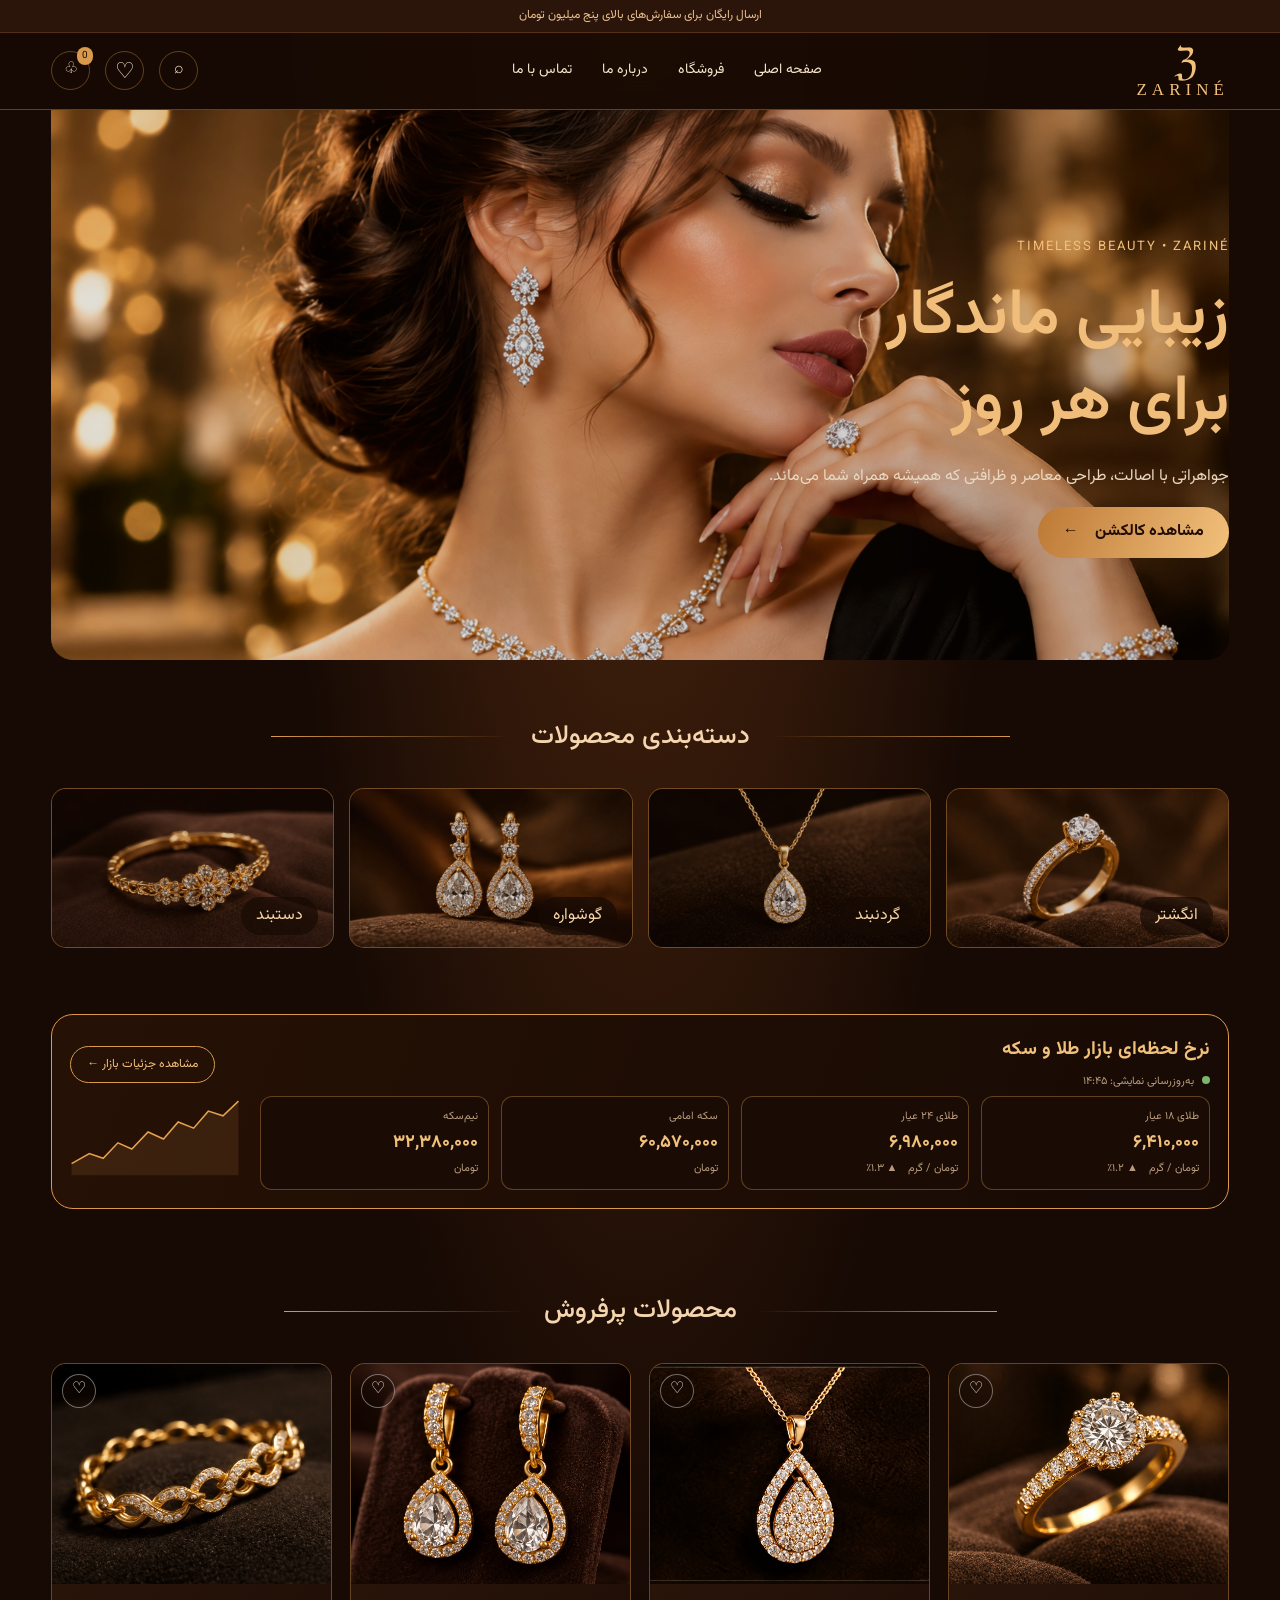
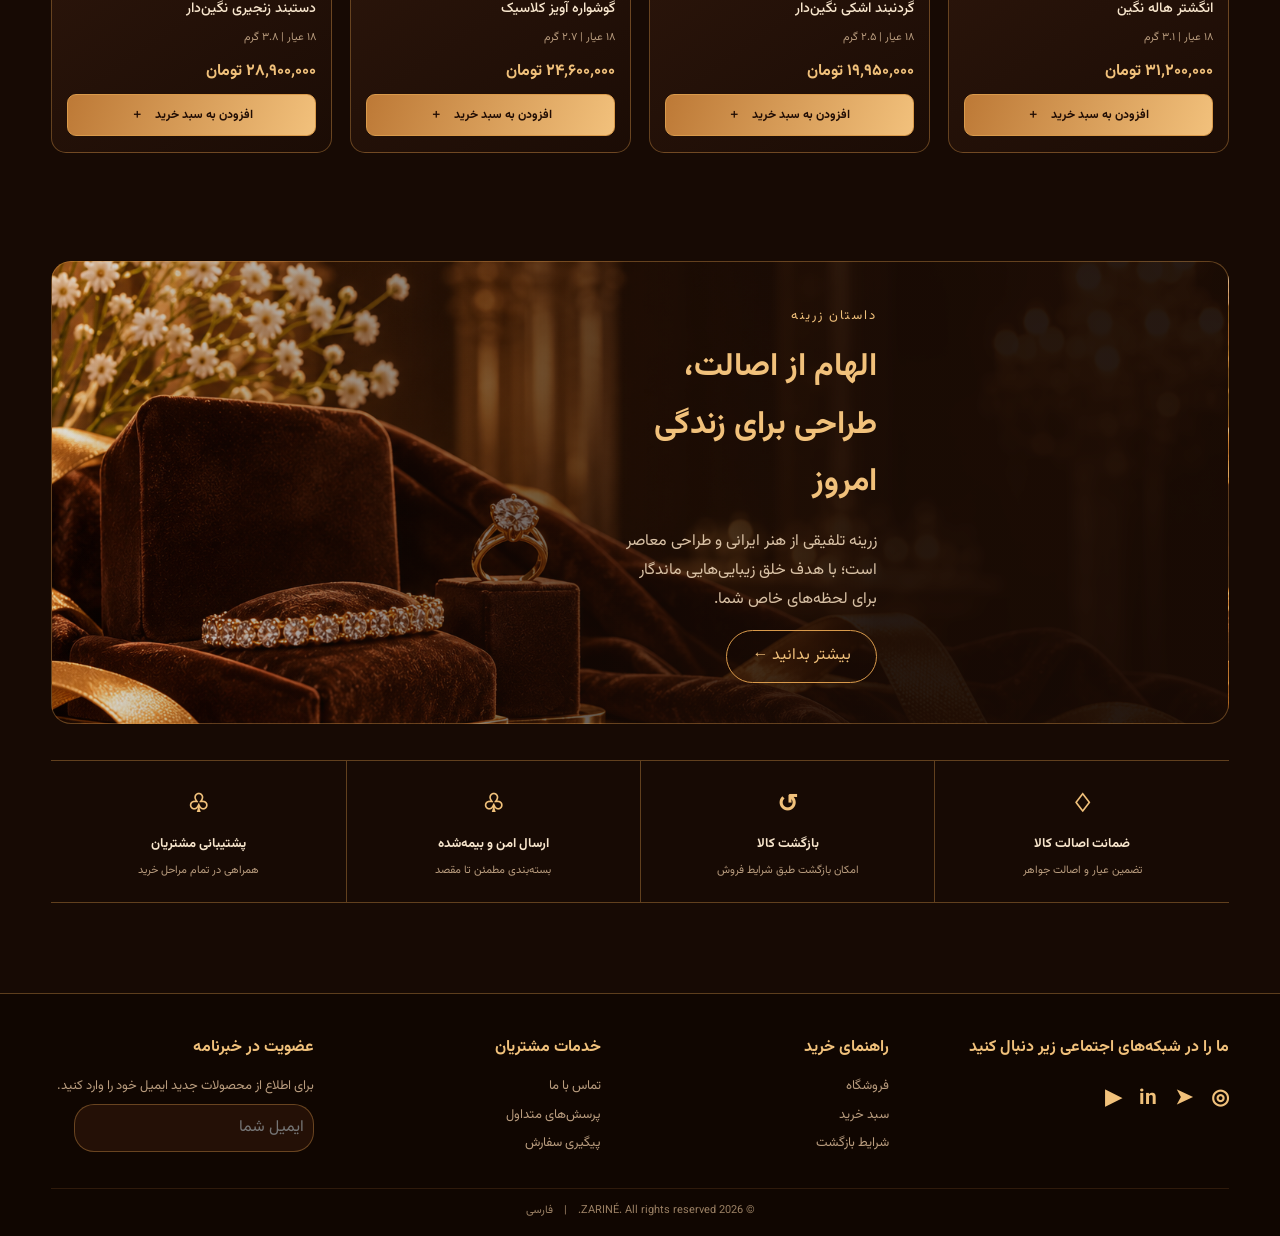
<file: index.html>
<!doctype html><html lang="fa" dir="rtl"><head><meta charset="utf-8"><meta name="viewport" content="width=device-width,initial-scale=1"><meta name="description" content="زرینه؛ زیبایی ماندگار، جواهرات ظریف و اصیل"><title>صفحه اصلی | ZARINÉ</title><link rel="stylesheet" href="assets/css/style.css"></head><body><div class="announcement">ارسال رایگان برای سفارش‌های بالای پنج میلیون تومان</div><header class="site-header"><div class="container nav"><div class="nav-actions"><button class="icon-btn search-trigger" aria-label="جستجو">⌕</button><button class="icon-btn wishlist-trigger" aria-label="علاقه‌مندی‌ها">♡</button><a class="icon-btn" href="cart.html">♧<span class="cart-count">۰</span></a></div><nav class="nav-links"><a href="index.html">صفحه اصلی</a><a href="shop.html">فروشگاه</a><a href="about.html">درباره ما</a><a href="contact.html">تماس با ما</a></nav><a class="brand" href="index.html"><b>ℨ</b><span>ZARINÉ</span></a></div><div class="search-box"><input placeholder="نام محصول را جستجو کنید..." oninput="document.querySelectorAll('.product-card').forEach(c=>c.style.display=c.innerText.includes(this.value)?'':'none')"></div></header><main><section class="hero container"><div class="hero-copy"><span class="eyebrow">TIMELESS BEAUTY • ZARINÉ</span><h1>زیبایی ماندگار<br>برای هر روز</h1><p>جواهراتی با اصالت، طراحی معاصر و ظرافتی که همیشه همراه شما می‌ماند.</p><a class="btn primary" href="shop.html">مشاهده کالکشن　←</a></div><div class="hero-art"><img src="assets/images/hero-banner.png" alt="مدل با مجموعه جواهرات زرینه"></div></section><section class="section container"><div class="section-heading"><h2>دسته‌بندی محصولات</h2></div><div class="categories"><a class="category-card" href="shop.html"><img src="assets/images/ring-solitaire.jpg"><span>انگشتر</span></a><a class="category-card" href="shop.html"><img src="assets/images/necklace-pendant.jpg"><span>گردنبند</span></a><a class="category-card" href="shop.html"><img src="assets/images/earrings-teardrop.jpg"><span>گوشواره</span></a><a class="category-card" href="shop.html"><img src="assets/images/bracelet-floral.jpg"><span>دستبند</span></a></div></section><section class="container market-section"><div class="market-panel"><div class="market-head"><div><h3>نرخ لحظه‌ای بازار طلا و سکه</h3><small><i></i> به‌روزرسانی نمایشی: ۱۴:۴۵</small></div><a class="btn" href="shop.html">مشاهده جزئیات بازار ←</a></div><div class="market-content"><div class="market-items"><div class="market-item"><span>طلای ۱۸ عیار</span><b>۶,۴۱۰,۰۰۰</b><small>تومان / گرم　▲ ۱.۲٪</small></div><div class="market-item"><span>طلای ۲۴ عیار</span><b>۶,۹۸۰,۰۰۰</b><small>تومان / گرم　▲ ۱.۳٪</small></div><div class="market-item"><span>سکه امامی</span><b>۶۰,۵۷۰,۰۰۰</b><small>تومان</small></div><div class="market-item"><span>نیم‌سکه</span><b>۳۲,۳۸۰,۰۰۰</b><small>تومان</small></div></div><div class="market-chart"><svg viewBox="0 0 220 100" role="img" aria-label="نمودار نمایشی تغییرات قیمت"><path d="M2 85 L25 72 L43 78 L62 58 L80 66 L101 44 L121 53 L140 31 L160 39 L179 17 L198 23 L218 4" fill="none" stroke="#e5a14e" stroke-width="2"/><path d="M2 85 L25 72 L43 78 L62 58 L80 66 L101 44 L121 53 L140 31 L160 39 L179 17 L198 23 L218 4 L218 100 L2 100Z" fill="#d99a4b" opacity=".12"/></svg></div></div></div></section><section class="section container"><div class="section-heading"><h2>محصولات پرفروش</h2></div><div class="product-grid" id="featured-products"></div></section><section class="container section"><div class="story home-story"><div class="story-copy"><span class="eyebrow">داستان زرینه</span><h2>الهام از اصالت،<br>طراحی برای زندگی امروز</h2><p>زرینه تلفیقی از هنر ایرانی و طراحی معاصر است؛ با هدف خلق زیبایی‌هایی ماندگار برای لحظه‌های خاص شما.</p><a class="btn" href="about.html">بیشتر بدانید ←</a></div></div><div class="benefits"><div class="benefit"><b>♢</b><strong>ضمانت اصالت کالا</strong><small>تضمین عیار و اصالت جواهر</small></div><div class="benefit"><b>↺</b><strong>بازگشت کالا</strong><small>امکان بازگشت طبق شرایط فروش</small></div><div class="benefit"><b>♧</b><strong>ارسال امن و بیمه‌شده</strong><small>بسته‌بندی مطمئن تا مقصد</small></div><div class="benefit"><b>♧</b><strong>پشتیبانی مشتریان</strong><small>همراهی در تمام مراحل خرید</small></div></div></section></main><footer class="footer"><div class="container"><div class="footer-grid"><div class="footer-social"><h4>ما را در شبکه‌های اجتماعی زیر دنبال کنید</h4><div class="social-links"><a href="#" aria-label="اینستاگرام">◎</a><a href="#" aria-label="تلگرام">➤</a><a href="#" aria-label="لینکدین">in</a><a href="#" aria-label="آپارات">▶</a></div></div><div><h4>راهنمای خرید</h4><a href="shop.html">فروشگاه</a><a href="cart.html">سبد خرید</a><a href="#">شرایط بازگشت</a></div><div><h4>خدمات مشتریان</h4><a href="contact.html">تماس با ما</a><a href="#">پرسش‌های متداول</a><a href="#">پیگیری سفارش</a></div><div><h4>عضویت در خبرنامه</h4><p>برای اطلاع از محصولات جدید ایمیل خود را وارد کنید.</p><input placeholder="ایمیل شما" style="background:#241006;border:1px solid var(--line);padding:9px;border-radius:20px;color:white;max-width:100%"></div></div><div class="copyright">© 2026 ZARINÉ. All rights reserved.　|　فارسی</div></div></footer><script src="assets/js/app.js"></script></body></html>
</file>
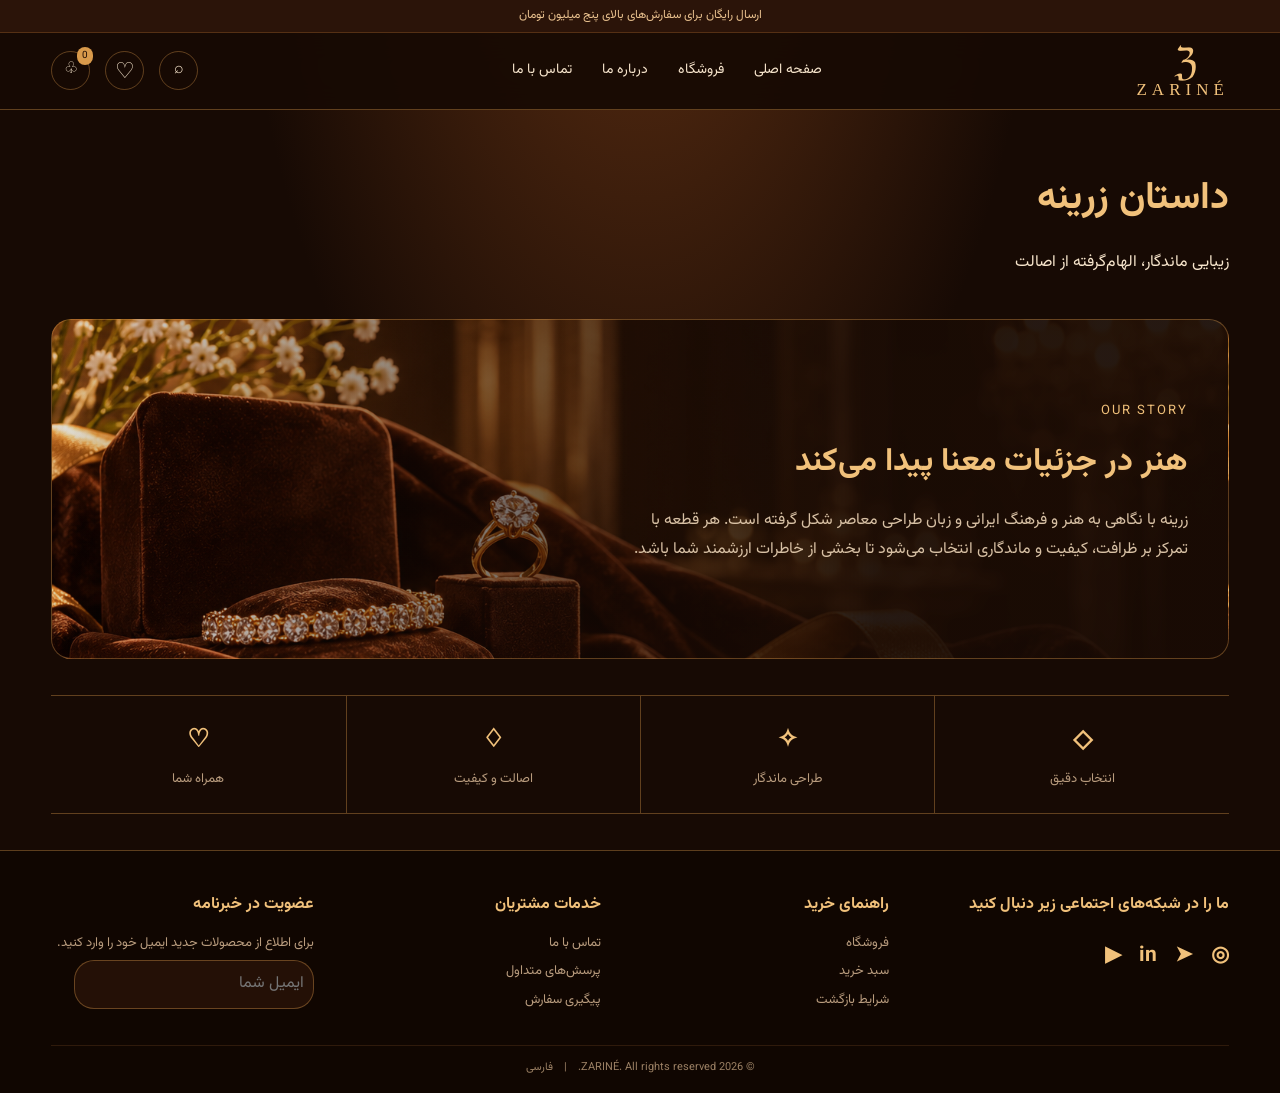
<file: about.html>
<!doctype html><html lang="fa" dir="rtl"><head><meta charset="utf-8"><meta name="viewport" content="width=device-width,initial-scale=1"><meta name="description" content="زرینه؛ زیبایی ماندگار، جواهرات ظریف و اصیل"><title>درباره ما | ZARINÉ</title><link rel="stylesheet" href="assets/css/style.css"></head><body><div class="announcement">ارسال رایگان برای سفارش‌های بالای پنج میلیون تومان</div><header class="site-header"><div class="container nav"><div class="nav-actions"><button class="icon-btn search-trigger" aria-label="جستجو">⌕</button><button class="icon-btn wishlist-trigger" aria-label="علاقه‌مندی‌ها">♡</button><a class="icon-btn" href="cart.html">♧<span class="cart-count">۰</span></a></div><nav class="nav-links"><a href="index.html">صفحه اصلی</a><a href="shop.html">فروشگاه</a><a href="about.html">درباره ما</a><a href="contact.html">تماس با ما</a></nav><a class="brand" href="index.html"><b>ℨ</b><span>ZARINÉ</span></a></div><div class="search-box"><input placeholder="نام محصول را جستجو کنید..." oninput="document.querySelectorAll('.product-card').forEach(c=>c.style.display=c.innerText.includes(this.value)?'':'none')"></div></header><main class="container"><div class="page-title"><h1>داستان زرینه</h1><p>زیبایی ماندگار، الهام‌گرفته از اصالت</p></div><section class="story"><div class="story-copy"><span class="eyebrow">OUR STORY</span><h2>هنر در جزئیات معنا پیدا می‌کند</h2><p>زرینه با نگاهی به هنر و فرهنگ ایرانی و زبان طراحی معاصر شکل گرفته است. هر قطعه با تمرکز بر ظرافت، کیفیت و ماندگاری انتخاب می‌شود تا بخشی از خاطرات ارزشمند شما باشد.</p></div></section><div class="benefits"><div class="benefit"><b>◇</b>انتخاب دقیق</div><div class="benefit"><b>✧</b>طراحی ماندگار</div><div class="benefit"><b>♢</b>اصالت و کیفیت</div><div class="benefit"><b>♡</b>همراه شما</div></div></main><footer class="footer"><div class="container"><div class="footer-grid"><div class="footer-social"><h4>ما را در شبکه‌های اجتماعی زیر دنبال کنید</h4><div class="social-links"><a href="#" aria-label="اینستاگرام">◎</a><a href="#" aria-label="تلگرام">➤</a><a href="#" aria-label="لینکدین">in</a><a href="#" aria-label="آپارات">▶</a></div></div><div><h4>راهنمای خرید</h4><a href="shop.html">فروشگاه</a><a href="cart.html">سبد خرید</a><a href="#">شرایط بازگشت</a></div><div><h4>خدمات مشتریان</h4><a href="contact.html">تماس با ما</a><a href="#">پرسش‌های متداول</a><a href="#">پیگیری سفارش</a></div><div><h4>عضویت در خبرنامه</h4><p>برای اطلاع از محصولات جدید ایمیل خود را وارد کنید.</p><input placeholder="ایمیل شما" style="background:#241006;border:1px solid var(--line);padding:9px;border-radius:20px;color:white;max-width:100%"></div></div><div class="copyright">© 2026 ZARINÉ. All rights reserved.　|　فارسی</div></div></footer><script src="assets/js/app.js"></script></body></html>
</file>
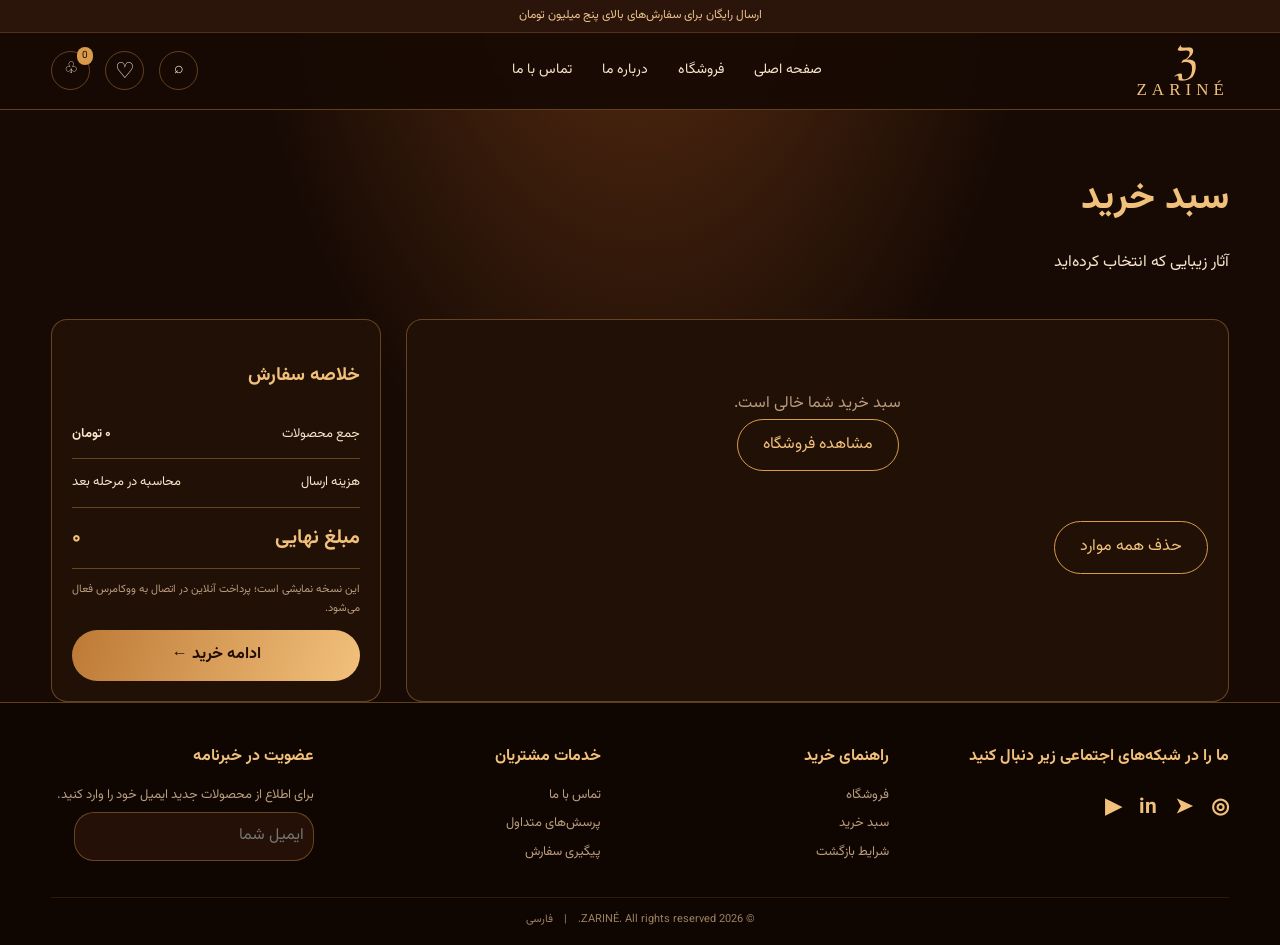
<file: cart.html>
<!doctype html><html lang="fa" dir="rtl"><head><meta charset="utf-8"><meta name="viewport" content="width=device-width,initial-scale=1"><meta name="description" content="زرینه؛ زیبایی ماندگار، جواهرات ظریف و اصیل"><title>سبد خرید | ZARINÉ</title><link rel="stylesheet" href="assets/css/style.css"></head><body><div class="announcement">ارسال رایگان برای سفارش‌های بالای پنج میلیون تومان</div><header class="site-header"><div class="container nav"><div class="nav-actions"><button class="icon-btn search-trigger" aria-label="جستجو">⌕</button><button class="icon-btn wishlist-trigger" aria-label="علاقه‌مندی‌ها">♡</button><a class="icon-btn" href="cart.html">♧<span class="cart-count">۰</span></a></div><nav class="nav-links"><a href="index.html">صفحه اصلی</a><a href="shop.html">فروشگاه</a><a href="about.html">درباره ما</a><a href="contact.html">تماس با ما</a></nav><a class="brand" href="index.html"><b>ℨ</b><span>ZARINÉ</span></a></div><div class="search-box"><input placeholder="نام محصول را جستجو کنید..." oninput="document.querySelectorAll('.product-card').forEach(c=>c.style.display=c.innerText.includes(this.value)?'':'none')"></div></header><main class="container"><div class="page-title"><h1>سبد خرید</h1><p>آثار زیبایی که انتخاب کرده‌اید</p></div><div class="cart-layout"><section class="cart-table"><div id="cart-items"></div><button class="btn" id="clear-cart">حذف همه موارد</button></section><aside class="summary"><h3>خلاصه سفارش</h3><div class="summary-line"><span>جمع محصولات</span><b id="cart-total">۰ تومان</b></div><div class="summary-line"><span>هزینه ارسال</span><span>محاسبه در مرحله بعد</span></div><div class="summary-line summary-total"><span>مبلغ نهایی</span><span id="cart-total">۰</span></div><p class="product-meta">این نسخه نمایشی است؛ پرداخت آنلاین در اتصال به ووکامرس فعال می‌شود.</p><a class="btn primary" style="width:100%" href="shop.html">ادامه خرید ←</a></aside></div></main><footer class="footer"><div class="container"><div class="footer-grid"><div class="footer-social"><h4>ما را در شبکه‌های اجتماعی زیر دنبال کنید</h4><div class="social-links"><a href="#" aria-label="اینستاگرام">◎</a><a href="#" aria-label="تلگرام">➤</a><a href="#" aria-label="لینکدین">in</a><a href="#" aria-label="آپارات">▶</a></div></div><div><h4>راهنمای خرید</h4><a href="shop.html">فروشگاه</a><a href="cart.html">سبد خرید</a><a href="#">شرایط بازگشت</a></div><div><h4>خدمات مشتریان</h4><a href="contact.html">تماس با ما</a><a href="#">پرسش‌های متداول</a><a href="#">پیگیری سفارش</a></div><div><h4>عضویت در خبرنامه</h4><p>برای اطلاع از محصولات جدید ایمیل خود را وارد کنید.</p><input placeholder="ایمیل شما" style="background:#241006;border:1px solid var(--line);padding:9px;border-radius:20px;color:white;max-width:100%"></div></div><div class="copyright">© 2026 ZARINÉ. All rights reserved.　|　فارسی</div></div></footer><script src="assets/js/app.js"></script></body></html>
</file>
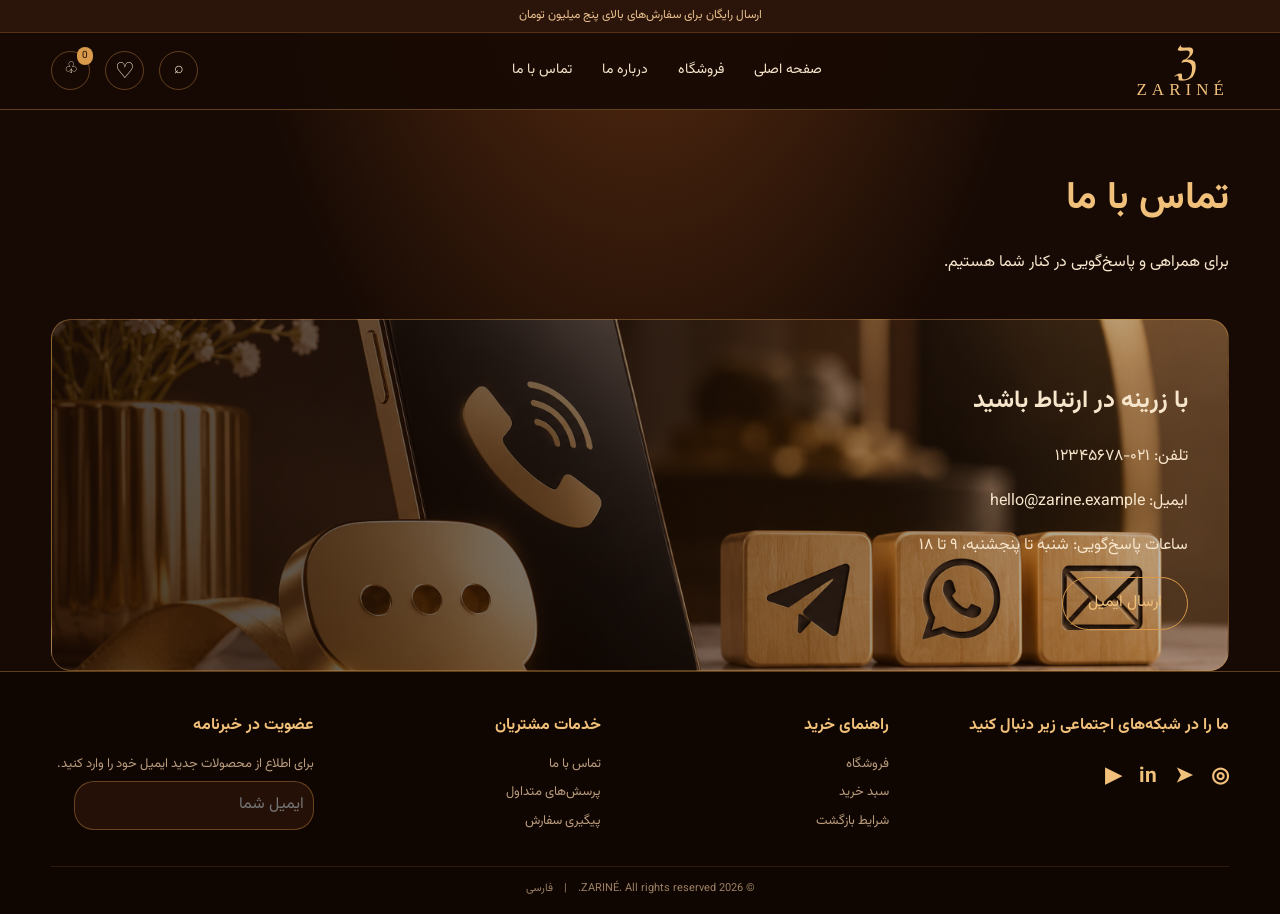
<file: contact.html>
<!doctype html><html lang="fa" dir="rtl"><head><meta charset="utf-8"><meta name="viewport" content="width=device-width,initial-scale=1"><meta name="description" content="زرینه؛ زیبایی ماندگار، جواهرات ظریف و اصیل"><title>تماس با ما | ZARINÉ</title><link rel="stylesheet" href="assets/css/style.css"></head><body><div class="announcement">ارسال رایگان برای سفارش‌های بالای پنج میلیون تومان</div><header class="site-header"><div class="container nav"><div class="nav-actions"><button class="icon-btn search-trigger" aria-label="جستجو">⌕</button><button class="icon-btn wishlist-trigger" aria-label="علاقه‌مندی‌ها">♡</button><a class="icon-btn" href="cart.html">♧<span class="cart-count">۰</span></a></div><nav class="nav-links"><a href="index.html">صفحه اصلی</a><a href="shop.html">فروشگاه</a><a href="about.html">درباره ما</a><a href="contact.html">تماس با ما</a></nav><a class="brand" href="index.html"><b>ℨ</b><span>ZARINÉ</span></a></div><div class="search-box"><input placeholder="نام محصول را جستجو کنید..." oninput="document.querySelectorAll('.product-card').forEach(c=>c.style.display=c.innerText.includes(this.value)?'':'none')"></div></header><main class="container"><div class="page-title"><h1>تماس با ما</h1><p>برای همراهی و پاسخ‌گویی در کنار شما هستیم.</p></div><div class="contact-banner"><div class="story-copy"><h2>با زرینه در ارتباط باشید</h2><p>تلفن: ۰۲۱-۱۲۳۴۵۶۷۸</p><p>ایمیل: hello@zarine.example</p><p>ساعات پاسخ‌گویی: شنبه تا پنجشنبه، ۹ تا ۱۸</p><a class="btn" href="mailto:hello@zarine.example">ارسال ایمیل</a></div></div></main><footer class="footer"><div class="container"><div class="footer-grid"><div class="footer-social"><h4>ما را در شبکه‌های اجتماعی زیر دنبال کنید</h4><div class="social-links"><a href="#" aria-label="اینستاگرام">◎</a><a href="#" aria-label="تلگرام">➤</a><a href="#" aria-label="لینکدین">in</a><a href="#" aria-label="آپارات">▶</a></div></div><div><h4>راهنمای خرید</h4><a href="shop.html">فروشگاه</a><a href="cart.html">سبد خرید</a><a href="#">شرایط بازگشت</a></div><div><h4>خدمات مشتریان</h4><a href="contact.html">تماس با ما</a><a href="#">پرسش‌های متداول</a><a href="#">پیگیری سفارش</a></div><div><h4>عضویت در خبرنامه</h4><p>برای اطلاع از محصولات جدید ایمیل خود را وارد کنید.</p><input placeholder="ایمیل شما" style="background:#241006;border:1px solid var(--line);padding:9px;border-radius:20px;color:white;max-width:100%"></div></div><div class="copyright">© 2026 ZARINÉ. All rights reserved.　|　فارسی</div></div></footer><script src="assets/js/app.js"></script></body></html>
</file>
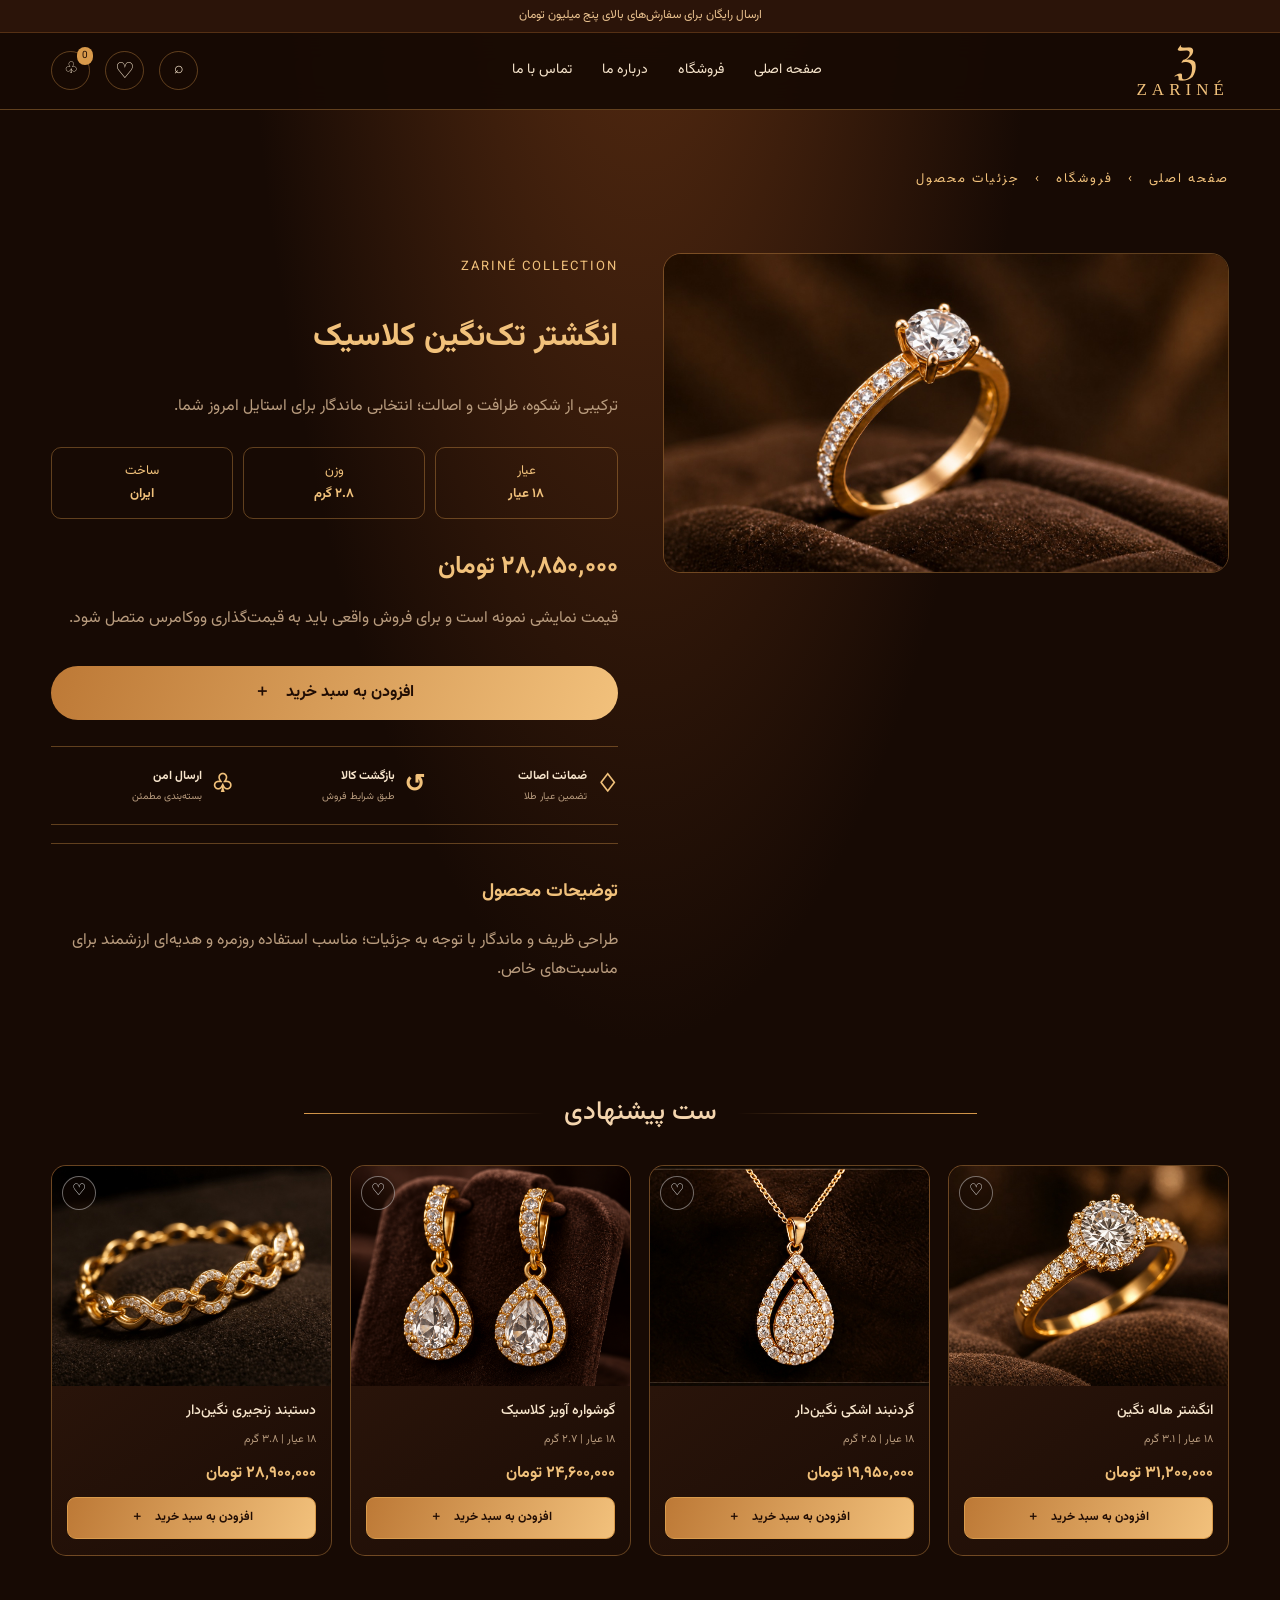
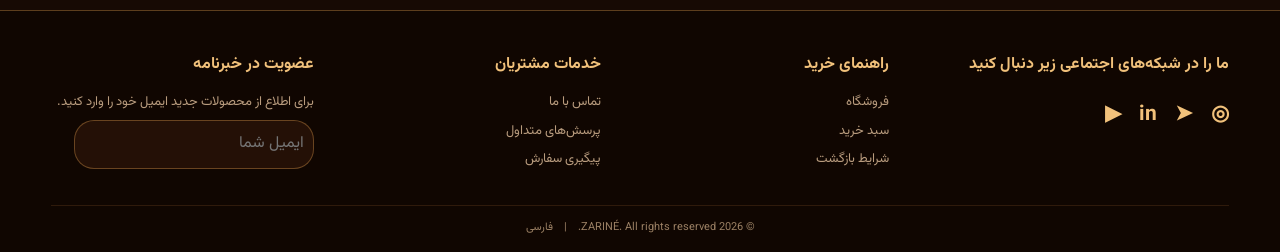
<file: product.html>
<!doctype html><html lang="fa" dir="rtl"><head><meta charset="utf-8"><meta name="viewport" content="width=device-width,initial-scale=1"><meta name="description" content="زرینه؛ زیبایی ماندگار، جواهرات ظریف و اصیل"><title>جزئیات محصول | ZARINÉ</title><link rel="stylesheet" href="assets/css/style.css"></head><body><div class="announcement">ارسال رایگان برای سفارش‌های بالای پنج میلیون تومان</div><header class="site-header"><div class="container nav"><div class="nav-actions"><button class="icon-btn search-trigger" aria-label="جستجو">⌕</button><button class="icon-btn wishlist-trigger" aria-label="علاقه‌مندی‌ها">♡</button><a class="icon-btn" href="cart.html">♧<span class="cart-count">۰</span></a></div><nav class="nav-links"><a href="index.html">صفحه اصلی</a><a href="shop.html">فروشگاه</a><a href="about.html">درباره ما</a><a href="contact.html">تماس با ما</a></nav><a class="brand" href="index.html"><b>ℨ</b><span>ZARINÉ</span></a></div><div class="search-box"><input placeholder="نام محصول را جستجو کنید..." oninput="document.querySelectorAll('.product-card').forEach(c=>c.style.display=c.innerText.includes(this.value)?'':'none')"></div></header><main class="container"><div class="page-title"><span class="eyebrow">صفحه اصلی　›　فروشگاه　›　جزئیات محصول</span></div><section class="product-detail" id="product-detail"></section><section class="section"><div class="section-heading"><h2>ست پیشنهادی</h2></div><div class="product-grid" id="featured-products"></div></section></main><footer class="footer"><div class="container"><div class="footer-grid"><div class="footer-social"><h4>ما را در شبکه‌های اجتماعی زیر دنبال کنید</h4><div class="social-links"><a href="#" aria-label="اینستاگرام">◎</a><a href="#" aria-label="تلگرام">➤</a><a href="#" aria-label="لینکدین">in</a><a href="#" aria-label="آپارات">▶</a></div></div><div><h4>راهنمای خرید</h4><a href="shop.html">فروشگاه</a><a href="cart.html">سبد خرید</a><a href="#">شرایط بازگشت</a></div><div><h4>خدمات مشتریان</h4><a href="contact.html">تماس با ما</a><a href="#">پرسش‌های متداول</a><a href="#">پیگیری سفارش</a></div><div><h4>عضویت در خبرنامه</h4><p>برای اطلاع از محصولات جدید ایمیل خود را وارد کنید.</p><input placeholder="ایمیل شما" style="background:#241006;border:1px solid var(--line);padding:9px;border-radius:20px;color:white;max-width:100%"></div></div><div class="copyright">© 2026 ZARINÉ. All rights reserved.　|　فارسی</div></div></footer><script src="assets/js/app.js"></script></body></html>
</file>
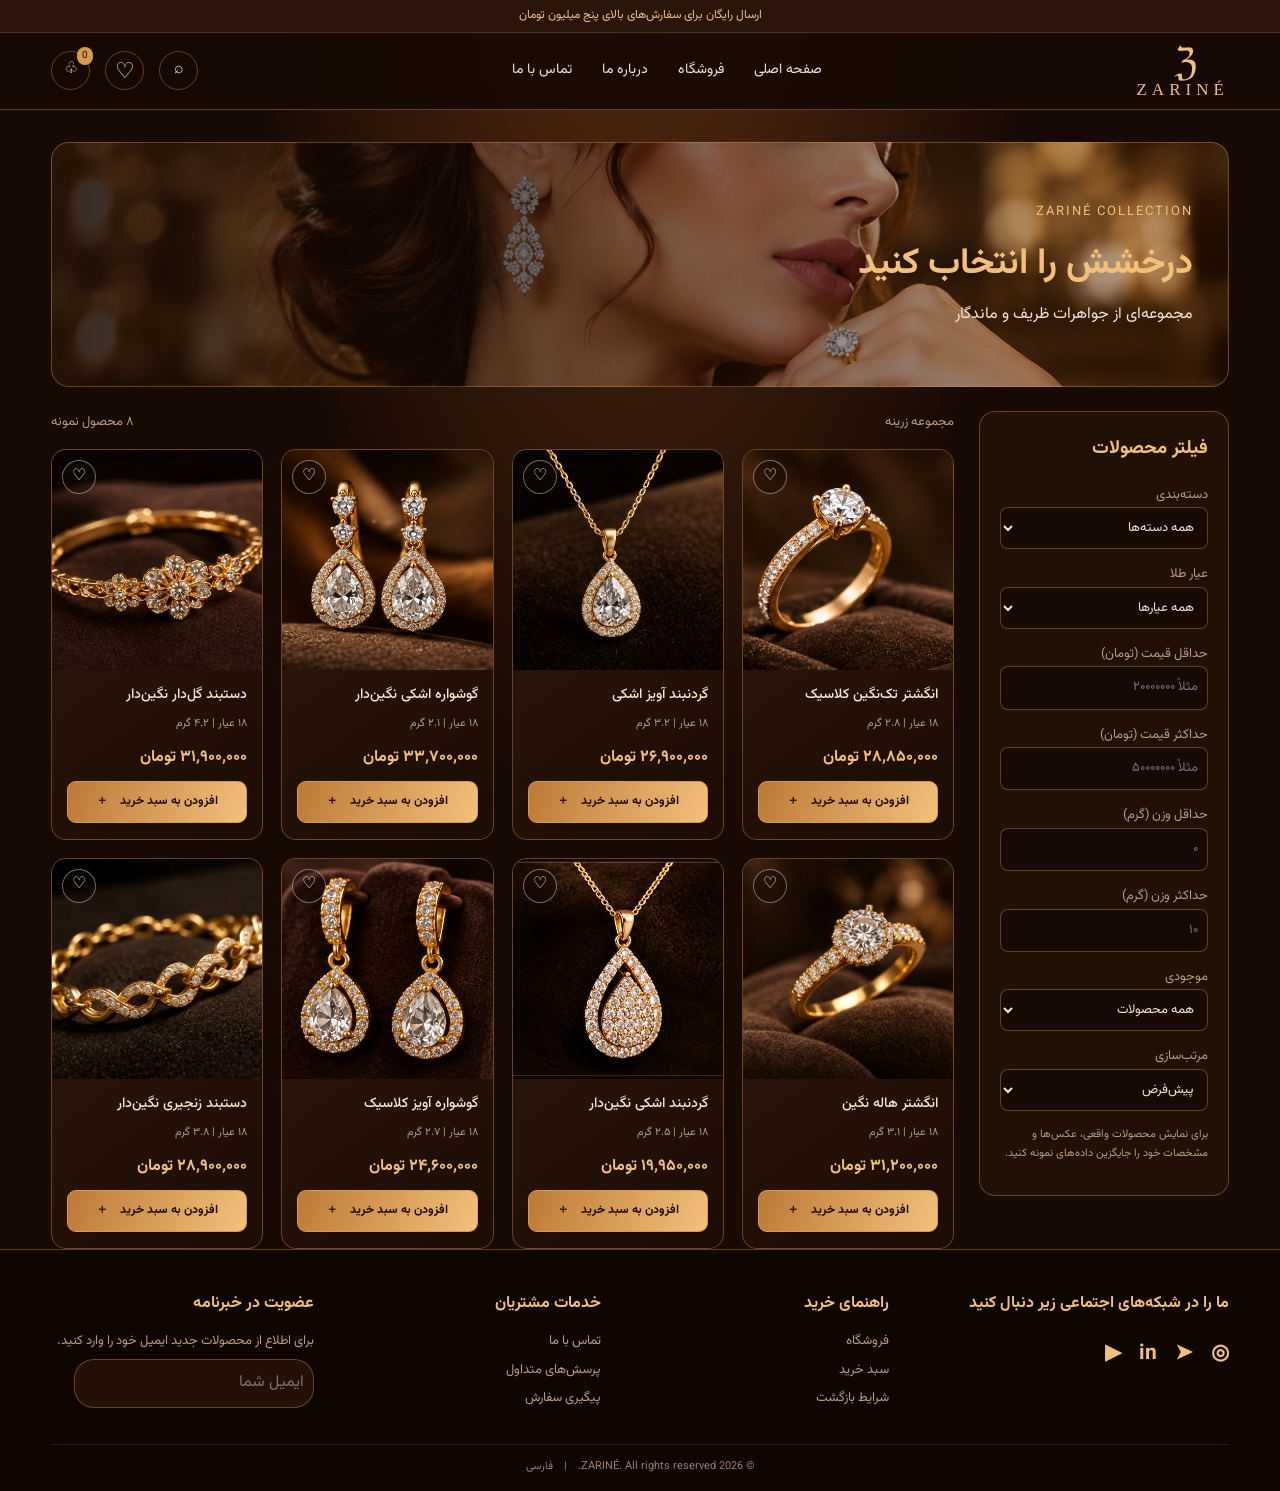
<file: shop.html>
<!doctype html><html lang="fa" dir="rtl"><head><meta charset="utf-8"><meta name="viewport" content="width=device-width,initial-scale=1"><meta name="description" content="زرینه؛ زیبایی ماندگار، جواهرات ظریف و اصیل"><title>فروشگاه | ZARINÉ</title><link rel="stylesheet" href="assets/css/style.css"></head><body><div class="announcement">ارسال رایگان برای سفارش‌های بالای پنج میلیون تومان</div><header class="site-header"><div class="container nav"><div class="nav-actions"><button class="icon-btn search-trigger" aria-label="جستجو">⌕</button><button class="icon-btn wishlist-trigger" aria-label="علاقه‌مندی‌ها">♡</button><a class="icon-btn" href="cart.html">♧<span class="cart-count">۰</span></a></div><nav class="nav-links"><a href="index.html">صفحه اصلی</a><a href="shop.html">فروشگاه</a><a href="about.html">درباره ما</a><a href="contact.html">تماس با ما</a></nav><a class="brand" href="index.html"><b>ℨ</b><span>ZARINÉ</span></a></div><div class="search-box"><input placeholder="نام محصول را جستجو کنید..." oninput="document.querySelectorAll('.product-card').forEach(c=>c.style.display=c.innerText.includes(this.value)?'':'none')"></div></header><main class="container"><div class="shop-banner"><div><span class="eyebrow">ZARINÉ COLLECTION</span><h1>درخشش را انتخاب کنید</h1><p>مجموعه‌ای از جواهرات ظریف و ماندگار</p></div></div><div class="shop-layout"><aside class="filters"><h3>فیلتر محصولات</h3><label>دسته‌بندی<select id="category-filter"><option value="">همه دسته‌ها</option><option>انگشتر</option><option>گردنبند</option><option>گوشواره</option><option>دستبند</option></select></label><label>عیار طلا<select id="karat-filter"><option value="">همه عیارها</option><option value="۱۸">۱۸ عیار</option><option value="۲۱">۲۱ عیار</option><option value="۲۴">۲۴ عیار</option></select></label><label>حداقل قیمت (تومان)<input type="number" id="min-price" min="0" placeholder="مثلاً ۲۰۰۰۰۰۰۰"></label><label>حداکثر قیمت (تومان)<input type="number" id="max-price" min="0" placeholder="مثلاً ۵۰۰۰۰۰۰۰"></label><label>حداقل وزن (گرم)<input type="number" id="min-weight" min="0" step="0.1" placeholder="۰"></label><label>حداکثر وزن (گرم)<input type="number" id="max-weight" min="0" step="0.1" placeholder="۱۰"></label><label>موجودی<select id="stock-filter"><option value="">همه محصولات</option><option value="in">فقط موجود</option><option value="out">ناموجود</option></select></label><label>مرتب‌سازی<select id="sort-filter"><option value="">پیش‌فرض</option><option value="low">ارزان‌ترین</option><option value="high">گران‌ترین</option></select></label><p class="product-meta">برای نمایش محصولات واقعی، عکس‌ها و مشخصات خود را جایگزین داده‌های نمونه کنید.</p></aside><section><div class="toolbar"><span>مجموعه زرینه</span><span>۸ محصول نمونه</span></div><div class="product-grid" id="shop-products"></div></section></div></main><footer class="footer"><div class="container"><div class="footer-grid"><div class="footer-social"><h4>ما را در شبکه‌های اجتماعی زیر دنبال کنید</h4><div class="social-links"><a href="#" aria-label="اینستاگرام">◎</a><a href="#" aria-label="تلگرام">➤</a><a href="#" aria-label="لینکدین">in</a><a href="#" aria-label="آپارات">▶</a></div></div><div><h4>راهنمای خرید</h4><a href="shop.html">فروشگاه</a><a href="cart.html">سبد خرید</a><a href="#">شرایط بازگشت</a></div><div><h4>خدمات مشتریان</h4><a href="contact.html">تماس با ما</a><a href="#">پرسش‌های متداول</a><a href="#">پیگیری سفارش</a></div><div><h4>عضویت در خبرنامه</h4><p>برای اطلاع از محصولات جدید ایمیل خود را وارد کنید.</p><input placeholder="ایمیل شما" style="background:#241006;border:1px solid var(--line);padding:9px;border-radius:20px;color:white;max-width:100%"></div></div><div class="copyright">© 2026 ZARINÉ. All rights reserved.　|　فارسی</div></div></footer><script src="assets/js/app.js"></script></body></html>
</file>
<file: assets/css/style.css>
@import url('https://fonts.googleapis.com/css2?family=Vazirmatn:wght@300;400;500;600;700;800&display=swap');
:root{--bg:#170a04;--bg2:#241006;--panel:#2b1409;--gold:#d99a4b;--gold2:#f1c17b;--cream:#f7e5cc;--muted:#b99c7e;--line:rgba(218,153,74,.38);--shadow:0 18px 55px #0008;--radius:18px}
*{box-sizing:border-box}html{scroll-behavior:smooth}body{margin:0;background:radial-gradient(ellipse at 50% -20%,#633214 0,transparent 45%),var(--bg);color:var(--cream);font-family:'Vazirmatn',Tahoma,sans-serif;line-height:1.8}a{color:inherit;text-decoration:none}button,input,select{font:inherit}button{cursor:pointer}.container{width:min(1200px,92%);margin:auto}.announcement{text-align:center;background:#2b1409;color:#e9c18e;font-size:12px;padding:5px;border-bottom:1px solid #a96a2b55}.site-header{position:sticky;top:0;z-index:50;background:#170a04eF;backdrop-filter:blur(14px);border-bottom:1px solid var(--line)}.nav{height:76px;display:flex;align-items:center;justify-content:space-between;gap:24px}.brand{font-family:Georgia,serif;text-align:center;color:var(--gold2);line-height:1}.brand b{display:block;font-size:38px;font-weight:400;letter-spacing:-5px}.brand span{font-size:17px;letter-spacing:5px}.nav-links{display:flex;align-items:center;gap:30px;font-size:14px}.nav-links a{transition:.2s}.nav-links a:hover,.nav-links a.active{color:var(--gold2)}.nav-actions{display:flex;gap:15px;align-items:center}.icon-btn{border:1px solid var(--line);background:transparent;color:var(--cream);width:39px;height:39px;border-radius:50%;display:grid;place-items:center;position:relative}.cart-count{position:absolute;top:-5px;right:-4px;background:var(--gold);color:#210d04;font-size:10px;border-radius:20px;padding:0 5px}.menu-toggle{display:none}.hero{min-height:550px;display:grid;grid-template-columns:1.1fr .9fr;align-items:center;gap:30px;padding:54px 0 32px;position:relative;overflow:hidden}.hero:before{content:"";position:absolute;inset:0;background:linear-gradient(90deg,#170a0466 0%,#170a04aa 62%,#170a04eF 100%),url('../images/hero-banner.png') center 38%/cover;opacity:.78;z-index:-1;mask-image:linear-gradient(90deg,#000 0%,#0008 60%,transparent 100%)}.hero-copy{padding:30px 0}.eyebrow{color:var(--gold2);font-size:13px;letter-spacing:2px}.hero h1{font-size:clamp(38px,5vw,66px);line-height:1.35;margin:12px 0;color:#f0bd7b;font-weight:600}.hero p{max-width:460px;color:#ead8c2}.btn{display:inline-flex;align-items:center;justify-content:center;gap:10px;padding:11px 25px;border:1px solid var(--gold);border-radius:999px;color:var(--gold2);background:transparent;transition:.25s}.btn:hover{background:var(--gold);color:#210d04;transform:translateY(-2px)}.btn.primary{background:linear-gradient(110deg,#bd7936,#f2c17c);color:#210d04;border:0;font-weight:700}.hero-art{position:absolute;inset:0;z-index:-1;min-height:100%;display:block}.hero-art img{width:100%;height:100%;object-fit:cover;object-position:center 38%;filter:none;transform:none;border-radius:0;mix-blend-mode:normal;mask-image:none;opacity:.78}.section{padding:54px 0}.section-heading{display:flex;align-items:center;gap:20px;justify-content:center;margin:0 0 28px}.section-heading:before,.section-heading:after{content:"";height:1px;background:linear-gradient(90deg,transparent,var(--gold));flex:1;max-width:240px}.section-heading:after{transform:scaleX(-1)}.section-heading h2{font-size:26px;margin:0;color:#f4d5ae;font-weight:500}.categories{display:grid;grid-template-columns:repeat(4,1fr);gap:15px}.category-card{height:160px;border:1px solid var(--line);border-radius:15px;overflow:hidden;position:relative;background:#32190d}.category-card img{width:100%;height:100%;object-fit:cover;transition:.5s;opacity:.8}.category-card:hover img{transform:scale(1.07);opacity:1}.category-card span{position:absolute;bottom:12px;right:15px;background:#170a04b8;padding:5px 15px;border-radius:20px;color:#f7d5a6}.ticker{border:1px solid var(--gold);border-radius:20px;padding:22px 25px;background:linear-gradient(110deg,#261105,#170a04);display:flex;justify-content:space-between;align-items:center;gap:20px}.ticker h3{margin:0;color:var(--gold2)}.ticker p{margin:0;color:var(--muted);font-size:12px}.ticker strong{font-size:22px;color:var(--gold2)}.product-grid{display:grid;grid-template-columns:repeat(4,1fr);gap:18px}.product-card{border:1px solid var(--line);border-radius:15px;overflow:hidden;background:linear-gradient(145deg,#32190d,#1b0c05);position:relative;transition:.25s}.product-card:hover{transform:translateY(-5px);box-shadow:var(--shadow);border-color:var(--gold)}.product-image{height:220px;overflow:hidden;background:#32190d}.product-image img{width:100%;height:100%;object-fit:cover;transition:.5s}.product-card:hover .product-image img{transform:scale(1.06)}.product-info{padding:13px 15px 16px}.product-info h3{font-size:14px;font-weight:500;margin:0 0 6px}.product-meta{font-size:11px;color:var(--muted)}.price{color:var(--gold2);font-weight:700;margin-top:8px}.heart{position:absolute;top:10px;left:10px;width:34px;height:34px;border:1px solid #ffffff66;border-radius:50%;background:#170a0477;color:white;z-index:2}.heart.active{color:#e8a4a4}.add-cart{display:flex;justify-content:space-between;align-items:center;margin-top:10px}.add-cart button{border:1px solid var(--gold);border-radius:9px;background:transparent;color:var(--gold2);padding:5px 10px;font-size:12px}.story{display:grid;grid-template-columns:1.1fr .9fr;min-height:330px;align-items:center;border:1px solid var(--line);border-radius:20px;overflow:hidden;background:linear-gradient(90deg,#170a04aa,#170a04),url('https://images.unsplash.com/photo-1605100804763-247f67b3557e?auto=format&fit=crop&w=1400&q=85') center/cover}.story-copy{padding:40px}.story h2{font-size:32px;color:var(--gold2);margin:8px 0}.story p{color:#d8c1a5}.benefits{display:grid;grid-template-columns:repeat(4,1fr);border-block:1px solid var(--line);margin:36px 0}.benefit{text-align:center;padding:22px 10px;color:var(--muted);font-size:13px;border-left:1px solid var(--line)}.benefit:last-child{border:0}.benefit b{display:block;color:var(--gold2);font-size:17px;margin-bottom:5px}.footer{border-top:1px solid var(--line);background:#100601;padding:40px 0 15px}.footer-grid{display:grid;grid-template-columns:1.2fr 1fr 1fr 1fr;gap:25px}.footer h4{color:var(--gold2);margin:0 0 12px}.footer a,.footer p{display:block;color:var(--muted);font-size:13px;margin:5px 0}.copyright{border-top:1px solid #6c421e55;margin-top:28px;padding-top:12px;text-align:center;color:#9b8064;font-size:11px}.page-title{padding:55px 0 25px;text-align:right}.page-title h1{font-size:38px;color:var(--gold2);margin:0}.shop-layout{display:grid;grid-template-columns:250px 1fr;gap:25px}.filters,.summary,.cart-table{border:1px solid var(--line);border-radius:16px;padding:20px;background:#211006}.filters h3{color:var(--gold2);margin-top:0}.filters label{display:block;font-size:13px;margin:12px 0;color:var(--muted)}.filters select,.filters input{width:100%;background:#170a04;color:var(--cream);border:1px solid var(--line);padding:9px;border-radius:8px}.toolbar{display:flex;justify-content:space-between;align-items:center;margin-bottom:15px;color:var(--muted);font-size:13px}.product-detail{display:grid;grid-template-columns:1fr 1fr;gap:45px;padding:35px 0}.product-detail>img{width:100%;border-radius:18px;border:1px solid var(--line);max-height:540px;object-fit:cover}.detail-copy h1{font-size:32px;color:var(--gold2)}.detail-copy .price{font-size:25px}.detail-copy p{color:var(--muted)}.detail-specs{display:grid;grid-template-columns:repeat(3,1fr);gap:10px;margin:25px 0}.detail-specs div{border:1px solid var(--line);border-radius:10px;padding:12px;text-align:center;color:var(--gold2);font-size:13px}.cart-layout{display:grid;grid-template-columns:1fr 330px;gap:25px}.cart-row{display:grid;grid-template-columns:90px 1fr 120px 90px;gap:15px;align-items:center;padding:15px 0;border-bottom:1px solid var(--line)}.cart-row img{width:90px;height:90px;object-fit:cover;border-radius:10px}.qty{display:flex;align-items:center;gap:10px}.qty button{background:transparent;border:1px solid var(--gold);color:var(--gold2);border-radius:50%;width:28px;height:28px}.summary h3{color:var(--gold2)}.summary-line{display:flex;justify-content:space-between;border-bottom:1px solid var(--line);padding:12px 0;font-size:13px}.summary-total{font-size:20px;color:var(--gold2);font-weight:700}.empty{text-align:center;padding:50px;color:var(--muted)}.search-box{display:none;position:absolute;top:100%;left:0;right:0;padding:15px;background:#1b0c05;border-bottom:1px solid var(--line)}.search-box.open{display:block}.search-box input{width:min(600px,90%);display:block;margin:auto;background:#2a1409;color:white;border:1px solid var(--gold);padding:12px;border-radius:30px}.notice{padding:12px 18px;border:1px solid var(--line);border-radius:10px;color:var(--gold2);margin:15px 0;font-size:13px}
@media(max-width:900px){.nav-links{gap:14px}.hero{grid-template-columns:1fr .8fr}.product-grid{grid-template-columns:repeat(2,1fr)}.shop-layout{grid-template-columns:210px 1fr}.footer-grid{grid-template-columns:repeat(2,1fr)}}
@media(max-width:650px){.nav{height:65px}.menu-toggle{display:grid}.nav-links{display:none;position:absolute;top:65px;right:0;left:0;background:#170a04;padding:20px;flex-direction:column;border-bottom:1px solid var(--line)}.nav-links.open{display:flex}.brand b{font-size:30px}.brand span{font-size:13px}.hero{display:block;min-height:auto;padding:45px 0 25px}.hero-art{min-height:230px}.hero-art img{max-height:260px;object-fit:cover}.hero h1{font-size:39px}.categories{grid-template-columns:repeat(2,1fr)}.category-card{height:130px}.ticker{display:block;text-align:center}.ticker strong{display:block;margin:8px}.product-grid{gap:10px}.product-image{height:155px}.product-info{padding:10px}.product-info h3{font-size:12px}.story{grid-template-columns:1fr}.story-copy{padding:25px}.benefits{grid-template-columns:repeat(2,1fr)}.benefit:nth-child(2){border-left:0}.shop-layout,.cart-layout,.product-detail{grid-template-columns:1fr}.filters{order:2}.cart-row{grid-template-columns:65px 1fr auto;gap:8px}.cart-row img{width:65px;height:65px}.cart-row .qty{grid-column:2}.cart-row .row-price{grid-column:3;grid-row:1/3}.page-title h1{font-size:30px}.footer-grid{grid-template-columns:1fr 1fr}.section{padding:35px 0}}

/* Supplied product photography */
.product-image img{background:#241006;object-position:center;}
.hero{isolation:isolate;border-radius:0 0 22px 22px;}
@media(max-width:700px){.hero{min-height:470px}.hero-art img{object-position:52% center}}


/* ZARINE refinement pack */
.brand{order:0}.nav-links{order:1}.nav-actions{order:2}.wishlist-trigger{font-size:22px}
.card-add-button{display:block!important;width:100%;min-height:42px;padding:9px 12px!important;border-radius:9px!important;background:linear-gradient(110deg,#bd7936,#f2c17c)!important;color:#210d04!important;font-weight:700!important}
.add-cart{display:block!important}.add-cart .price{display:block;margin-bottom:8px}
.market-section{padding:12px 0 25px}.market-panel{border:1px solid var(--gold);border-radius:22px;padding:18px;background:linear-gradient(110deg,#261105,#170a04)}.market-head,.market-content{display:flex;align-items:center;justify-content:space-between;gap:20px}.market-head h3{margin:0;color:var(--gold2)}.market-head small{color:var(--muted);font-size:11px}.market-head small i{display:inline-block;width:8px;height:8px;background:#7eb66b;border-radius:50%;margin-left:5px}.market-head .btn{font-size:12px;padding:7px 16px}.market-items{display:grid;grid-template-columns:repeat(4,minmax(120px,1fr));gap:12px;flex:1}.market-item{border:1px solid var(--line);border-radius:12px;padding:10px;background:#1a0b05}.market-item span,.market-item small{display:block;color:var(--muted);font-size:11px}.market-item b{display:block;color:var(--gold2);font-size:18px}.market-chart{width:170px;flex-shrink:0}.market-chart svg{width:100%}
.story{background:linear-gradient(90deg,#170a0420 0%,#170a04eF 70%),url('../images/zarine-story.png') left center/cover!important;min-height:340px}.home-story .story-copy{margin-right:auto;max-width:52%;text-align:right}.contact-banner{min-height:350px;border:1px solid var(--line);border-radius:20px;overflow:hidden;background:linear-gradient(90deg,#170a04cc,#170a0440),url('../images/contact-banner.png') center/cover;display:flex;align-items:center}.contact-banner .story-copy{max-width:52%}
.benefit b{font-size:25px!important}.benefit strong,.benefit small{display:block}.benefit strong{color:var(--cream);font-size:13px}.benefit small{color:var(--muted);font-size:11px;margin-top:4px}
.footer-social h4{color:var(--gold2);margin-top:0}.social-links{display:flex;gap:18px;align-items:center}.social-links a{color:var(--gold2);font-size:21px;font-weight:700}
.shop-banner{min-height:245px;border:1px solid var(--line);border-radius:18px;margin:32px 0 24px;padding:35px;background:linear-gradient(90deg,#170a04dd,#170a0440),url('../images/hero-banner.png') center 40%/cover;display:flex;align-items:center}.shop-banner h1{color:var(--gold2);font-size:36px;margin:5px 0}.shop-banner p{margin:0;color:var(--cream)}.shop-layout{align-items:start}.filters label{margin:14px 0}.filters input{display:block}
.detail-add-button{width:100%;min-height:54px;margin:16px 0 8px;font-size:16px}.product-guarantees{display:grid;grid-template-columns:repeat(3,1fr);gap:10px;margin:18px 0;padding:16px 0;border-block:1px solid var(--line)}.product-guarantees>div{display:flex;align-items:center;gap:9px}.product-guarantees b{font-size:25px;color:var(--gold2)}.product-guarantees strong,.product-guarantees small{display:block}.product-guarantees strong{font-size:12px}.product-guarantees small{font-size:10px;color:var(--muted)}.product-description{border-top:1px solid var(--line);padding-top:12px}.product-description h3{color:var(--gold2)}
.shop-filter-form{margin-bottom:22px}.shop-filter-form .btn{width:100%;margin-top:12px}.woocommerce .single_add_to_cart_button{width:100%;min-height:54px;background:linear-gradient(110deg,#bd7936,#f2c17c)!important;color:#210d04!important;border:0!important;border-radius:12px!important;font-weight:700!important}.woocommerce .related>h2{color:var(--gold2)}.woocommerce div.product .woocommerce-tabs{margin-top:28px}.zarine-search{display:none;padding:12px;background:#1b0c05}.zarine-search.open{display:block}.zarine-search input{padding:10px;border-radius:20px;border:1px solid var(--gold);background:#241006;color:white;width:min(500px,90%)}
@media(max-width:700px){.market-content,.market-head{display:block;text-align:center}.market-head .btn{margin-top:10px}.market-items{grid-template-columns:repeat(2,1fr);margin-top:15px}.market-chart{width:100%;margin:12px auto 0}.home-story .story-copy,.contact-banner .story-copy{max-width:100%;background:#170a04b8}.shop-banner{min-height:190px;padding:20px}.shop-banner h1{font-size:27px}.product-guarantees{grid-template-columns:1fr}.product-guarantees>div{justify-content:flex-start}.footer-social{grid-column:1/-1}.card-add-button{font-size:11px}.filters{order:0}}
</file>
